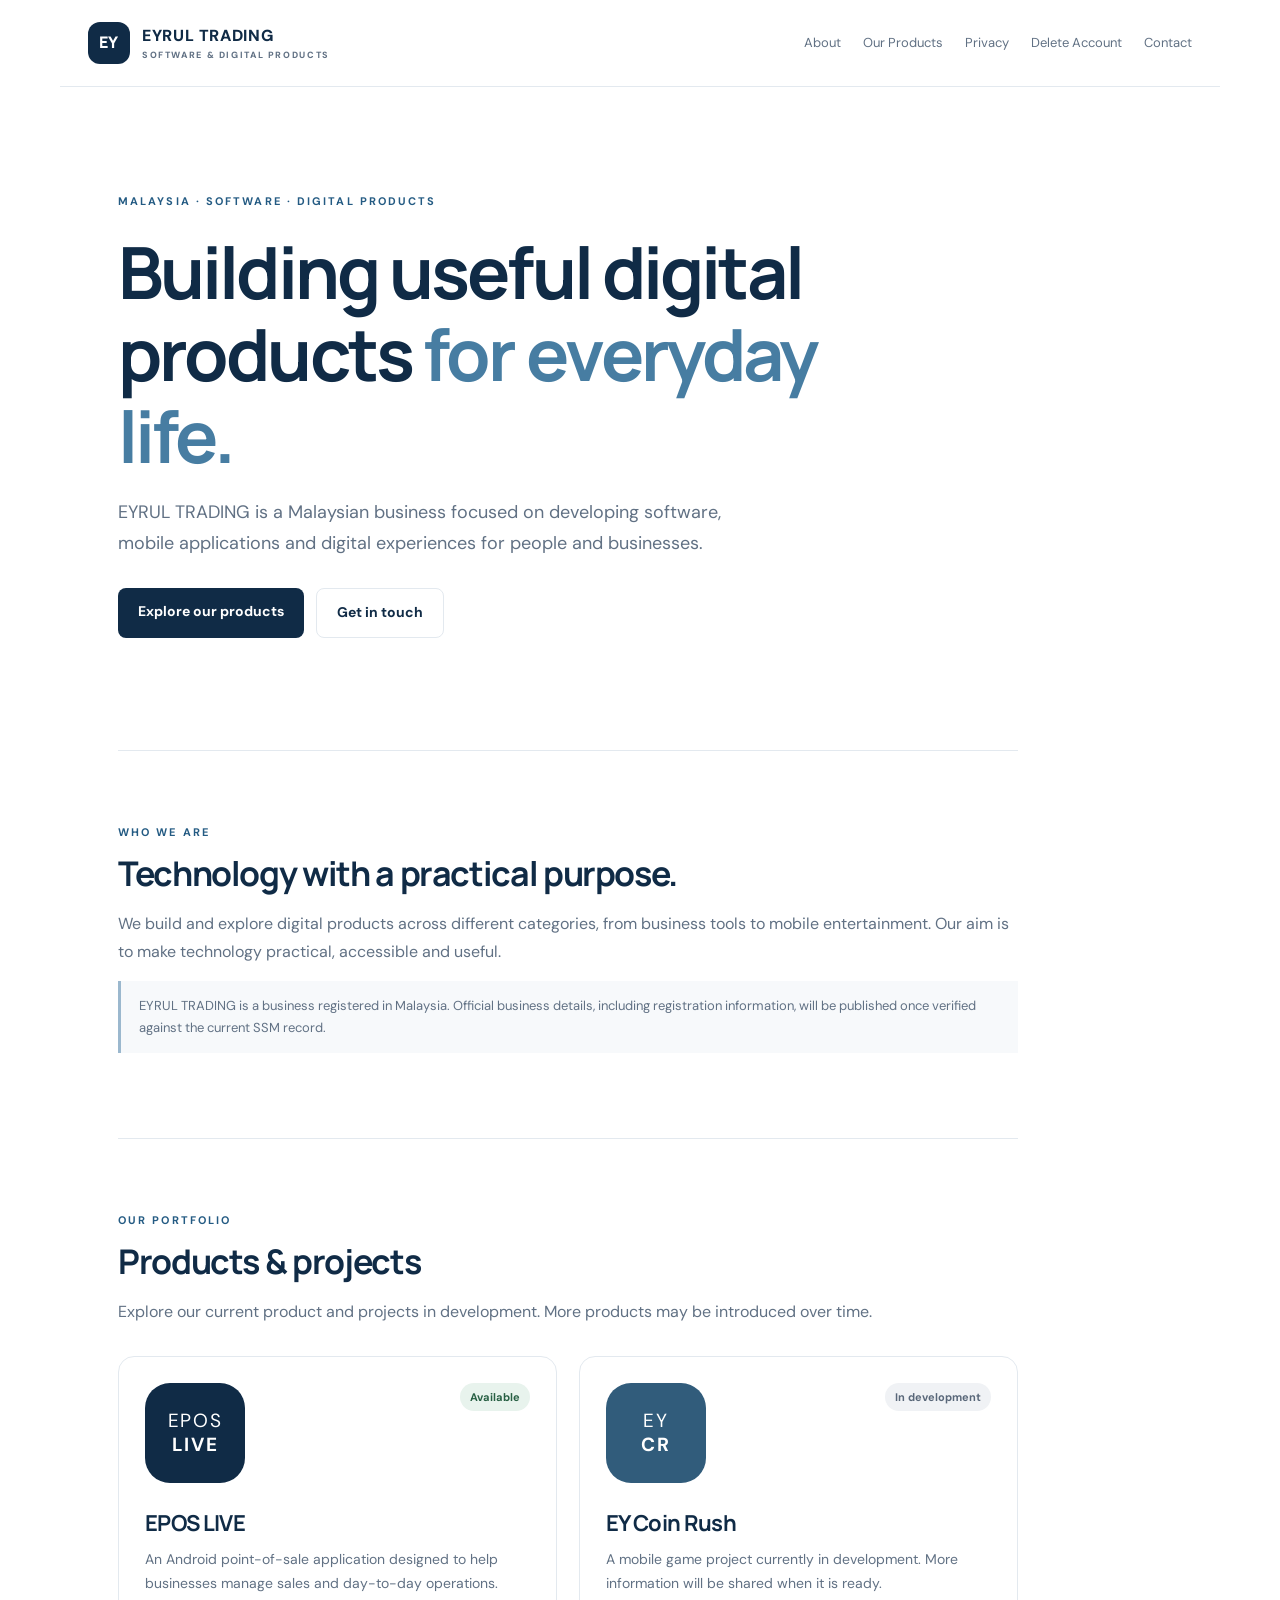
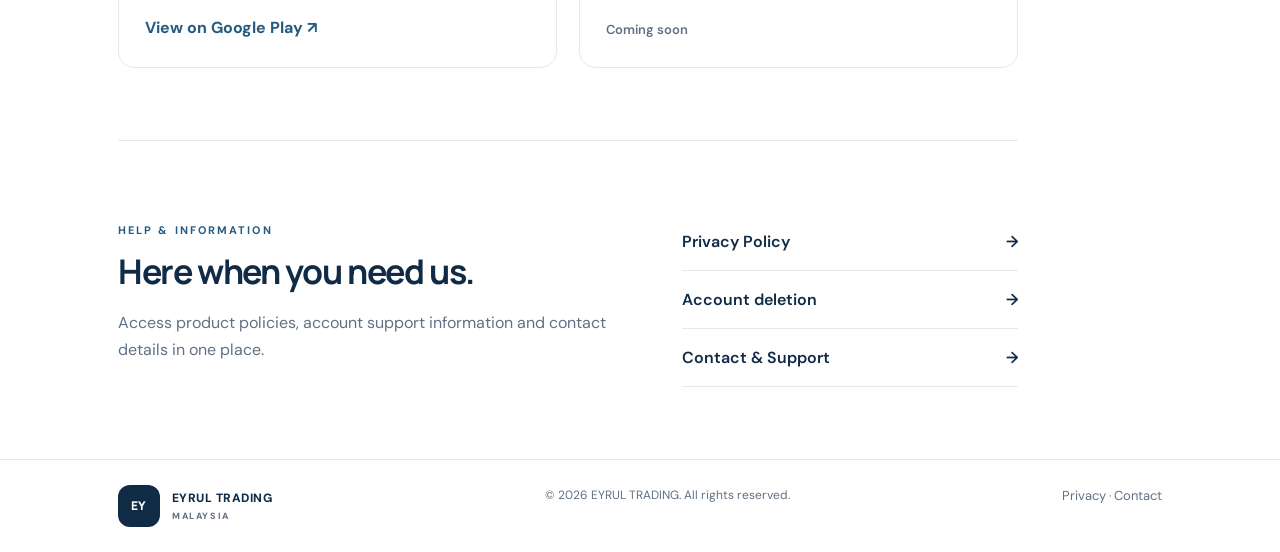
<file: index.html>
<!doctype html>
<html lang="en">
<head>
  <meta charset="utf-8">
  <meta name="viewport" content="width=device-width, initial-scale=1">
  <meta name="description" content="EYRUL TRADING is a Malaysian business building software, mobile applications and digital products. Discover EPOS LIVE and our upcoming projects.">
  <meta name="theme-color" content="#102b46">
  <title>EYRUL TRADING | Software & Digital Products</title>
  <link rel="stylesheet" href="styles.css">
</head>
<body>
<header class="site-header">
  <a class="brand" href="index.html"><span class="brand-mark">EY</span><span>EYRUL TRADING<small>SOFTWARE & DIGITAL PRODUCTS</small></span></a>
  <nav aria-label="Main navigation">
    <a href="#about">About</a><a href="#products">Our Products</a><a href="privacy-policy.html">Privacy</a><a href="delete-account.html">Delete Account</a><a href="contact.html">Contact</a>
  </nav>
</header>
<main>
  <section class="hero">
    <div class="eyebrow">MALAYSIA · SOFTWARE · DIGITAL PRODUCTS</div>
    <h1>Building useful digital products <em>for everyday life.</em></h1>
    <p>EYRUL TRADING is a Malaysian business focused on developing software, mobile applications and digital experiences for people and businesses.</p>
    <div class="actions"><a class="button primary" href="#products">Explore our products</a><a class="button secondary" href="contact.html">Get in touch</a></div>
  </section>

  <section id="about" class="section">
    <div class="eyebrow">WHO WE ARE</div>
    <h2>Technology with a practical purpose.</h2>
    <p>We build and explore digital products across different categories, from business tools to mobile entertainment. Our aim is to make technology practical, accessible and useful.</p>
    <p class="note">EYRUL TRADING is a business registered in Malaysia. Official business details, including registration information, will be published once verified against the current SSM record.</p>
  </section>

  <section id="products" class="section">
    <div class="eyebrow">OUR PORTFOLIO</div>
    <h2>Products & projects</h2>
    <p>Explore our current product and projects in development. More products may be introduced over time.</p>
    <div class="app-grid">
      <article class="app-card">
        <div class="app-card-top"><div class="app-icon">EPOS<br><b>LIVE</b></div><span class="status status-live">Available</span></div>
        <h3>EPOS LIVE</h3>
        <p>An Android point-of-sale application designed to help businesses manage sales and day-to-day operations.</p>
        <a class="text-link" href="https://play.google.com/store/apps/details?id=my.epos.live" target="_blank" rel="noopener">View on Google Play ↗</a>
      </article>
      <article class="app-card">
        <div class="app-card-top"><div class="app-icon game-icon">EY<br><b>CR</b></div><span class="status status-dev">In development</span></div>
        <h3>EY Coin Rush</h3>
        <p>A mobile game project currently in development. More information will be shared when it is ready.</p>
        <span class="muted-label">Coming soon</span>
      </article>
    </div>
  </section>

  <section class="section split">
    <div><div class="eyebrow">HELP & INFORMATION</div><h2>Here when you need us.</h2><p>Access product policies, account support information and contact details in one place.</p></div>
    <div class="link-list"><a href="privacy-policy.html">Privacy Policy <span>→</span></a><a href="delete-account.html">Account deletion <span>→</span></a><a href="contact.html">Contact & Support <span>→</span></a></div>
  </section>
</main>
<footer>
  <a class="brand footer-brand" href="index.html"><span class="brand-mark">EY</span><span>EYRUL TRADING<small>MALAYSIA</small></span></a>
  <span>© <span id="year"></span> EYRUL TRADING. All rights reserved.</span>
  <span><a href="privacy-policy.html">Privacy</a> · <a href="contact.html">Contact</a></span>
</footer>
<script>document.getElementById('year').textContent=new Date().getFullYear()</script>
</body>
</html>
</file>
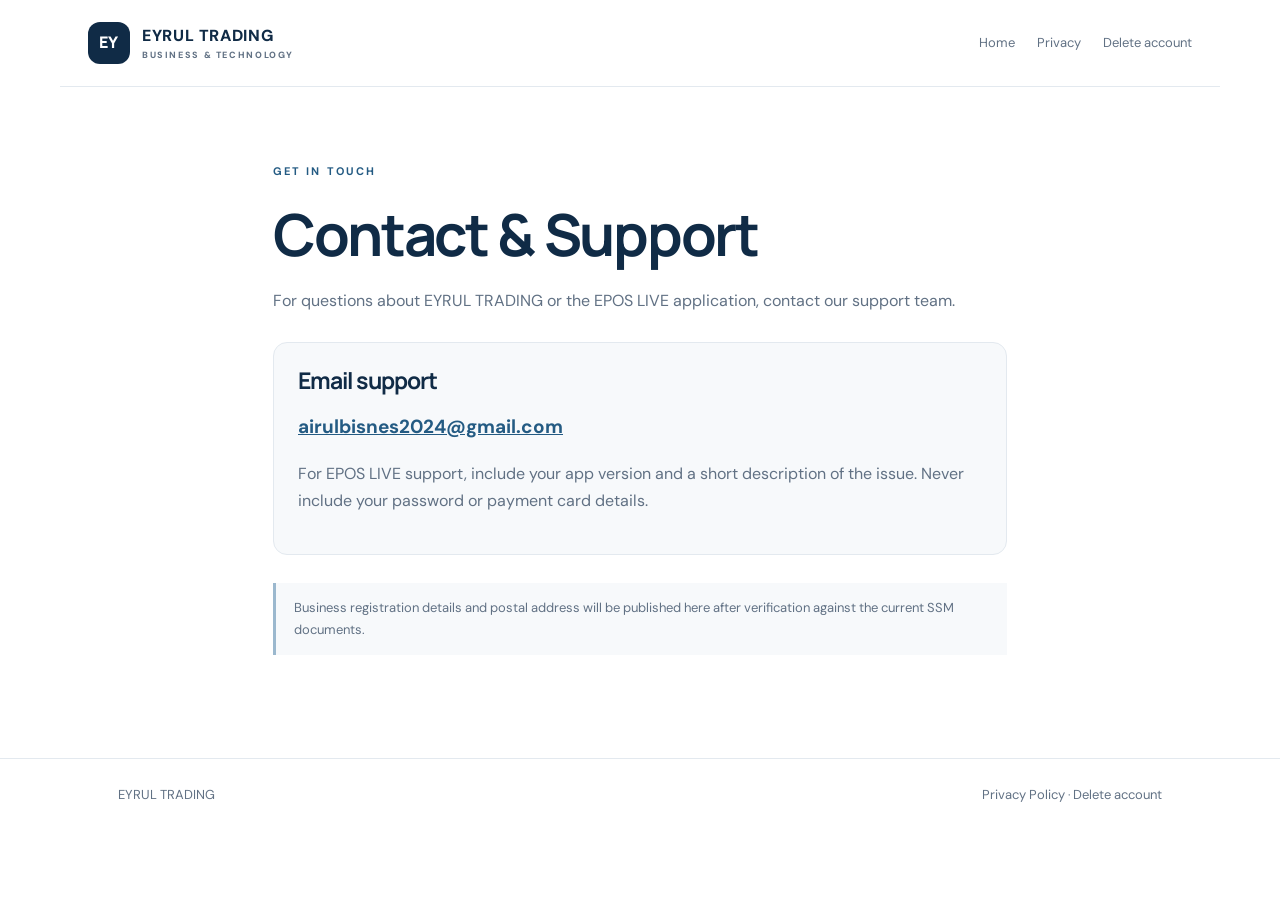
<file: contact.html>
<!doctype html><html lang="en"><head><meta charset="utf-8"><meta name="viewport" content="width=device-width,initial-scale=1"><title>Contact | EYRUL TRADING</title><link rel="stylesheet" href="styles.css"></head><body>
<header class="site-header"><a class="brand" href="index.html"><span class="brand-mark">EY</span><span>EYRUL TRADING<small>BUSINESS & TECHNOLOGY</small></span></a><nav><a href="index.html">Home</a><a href="privacy-policy.html">Privacy</a><a href="delete-account.html">Delete account</a></nav></header>
<main class="document"><div class="eyebrow">GET IN TOUCH</div><h1>Contact & Support</h1><p>For questions about EYRUL TRADING or the EPOS LIVE application, contact our support team.</p><div class="request-box"><h2>Email support</h2><p><a class="email" href="mailto:airulbisnes2024@gmail.com">airulbisnes2024@gmail.com</a></p><p>For EPOS LIVE support, include your app version and a short description of the issue. Never include your password or payment card details.</p></div><p class="note">Business registration details and postal address will be published here after verification against the current SSM documents.</p></main>
<footer><a href="index.html">EYRUL TRADING</a><span><a href="privacy-policy.html">Privacy Policy</a> · <a href="delete-account.html">Delete account</a></span></footer></body></html>
</file>
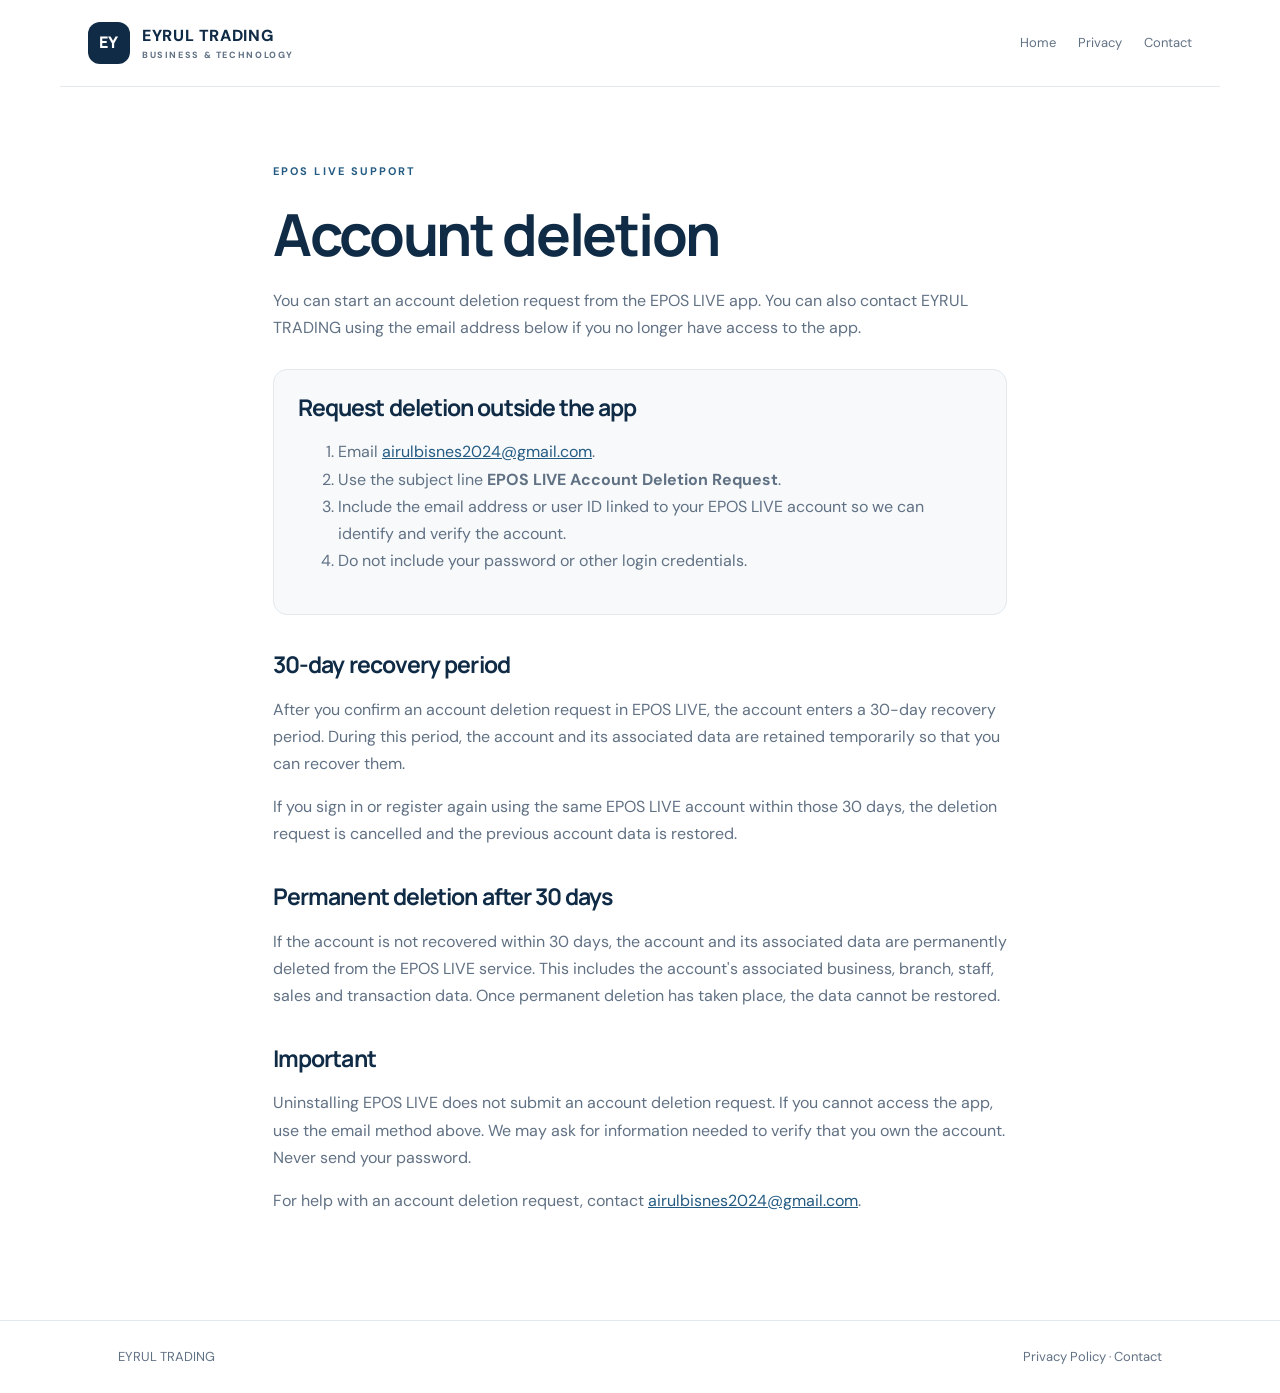
<file: delete-account.html>
<!doctype html>
<html lang="en">
<head>
  <meta charset="utf-8">
  <meta name="viewport" content="width=device-width,initial-scale=1">
  <title>Delete Account | EPOS LIVE</title>
  <link rel="stylesheet" href="styles.css">
</head>
<body>
<header class="site-header">
  <a class="brand" href="index.html"><span class="brand-mark">EY</span><span>EYRUL TRADING<small>BUSINESS &amp; TECHNOLOGY</small></span></a>
  <nav><a href="index.html">Home</a><a href="privacy-policy.html">Privacy</a><a href="contact.html">Contact</a></nav>
</header>

<main class="document">
  <div class="eyebrow">EPOS LIVE SUPPORT</div>
  <h1>Account deletion</h1>
  <p>You can start an account deletion request from the EPOS LIVE app. You can also contact EYRUL TRADING using the email address below if you no longer have access to the app.</p>

  <div class="request-box">
    <h2>Request deletion outside the app</h2>
    <ol>
      <li>Email <a href="mailto:airulbisnes2024@gmail.com?subject=EPOS%20LIVE%20Account%20Deletion%20Request">airulbisnes2024@gmail.com</a>.</li>
      <li>Use the subject line <strong>EPOS LIVE Account Deletion Request</strong>.</li>
      <li>Include the email address or user ID linked to your EPOS LIVE account so we can identify and verify the account.</li>
      <li>Do not include your password or other login credentials.</li>
    </ol>
  </div>

  <h2>30-day recovery period</h2>
  <p>After you confirm an account deletion request in EPOS LIVE, the account enters a 30-day recovery period. During this period, the account and its associated data are retained temporarily so that you can recover them.</p>
  <p>If you sign in or register again using the same EPOS LIVE account within those 30 days, the deletion request is cancelled and the previous account data is restored.</p>

  <h2>Permanent deletion after 30 days</h2>
  <p>If the account is not recovered within 30 days, the account and its associated data are permanently deleted from the EPOS LIVE service. This includes the account's associated business, branch, staff, sales and transaction data. Once permanent deletion has taken place, the data cannot be restored.</p>

  <h2>Important</h2>
  <p>Uninstalling EPOS LIVE does not submit an account deletion request. If you cannot access the app, use the email method above. We may ask for information needed to verify that you own the account. Never send your password.</p>

  <p>For help with an account deletion request, contact <a href="mailto:airulbisnes2024@gmail.com">airulbisnes2024@gmail.com</a>.</p>
</main>

<footer><a href="index.html">EYRUL TRADING</a><span><a href="privacy-policy.html">Privacy Policy</a> · <a href="contact.html">Contact</a></span></footer>
</body>
</html>
</file>
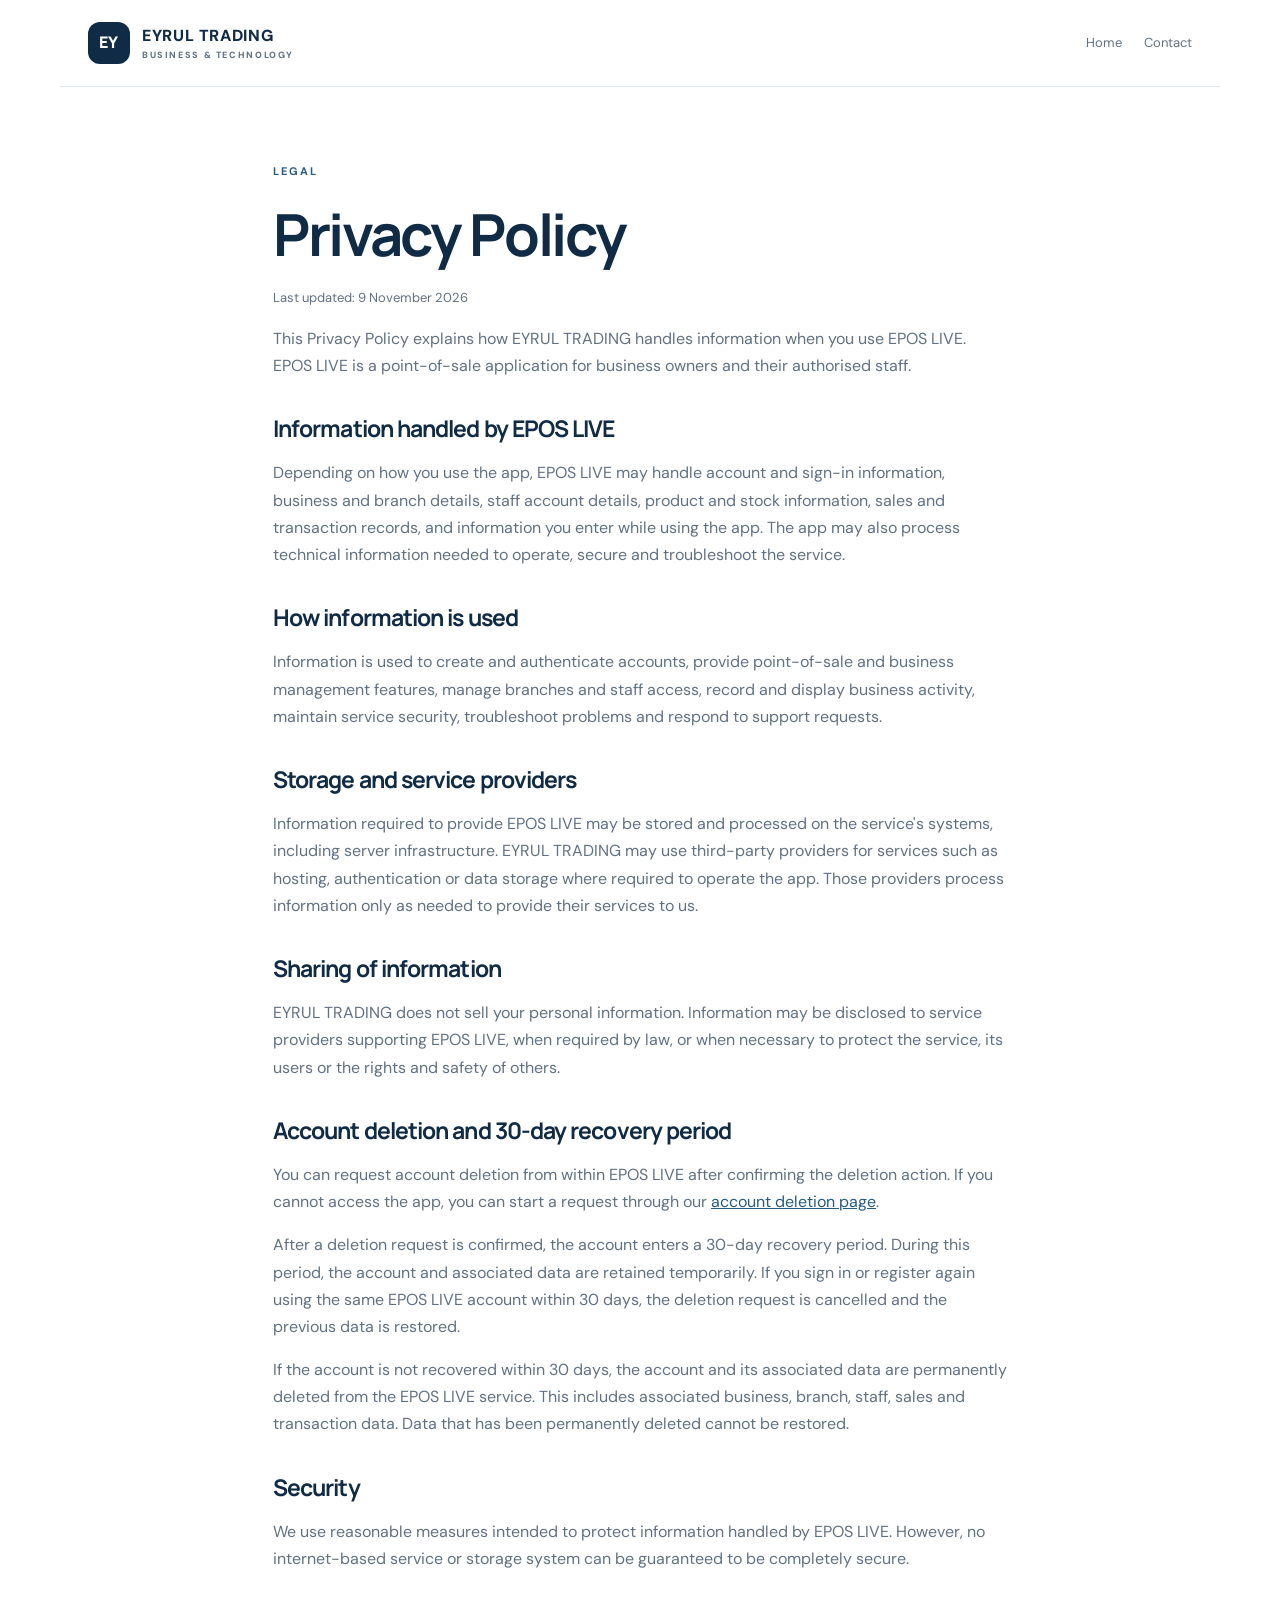
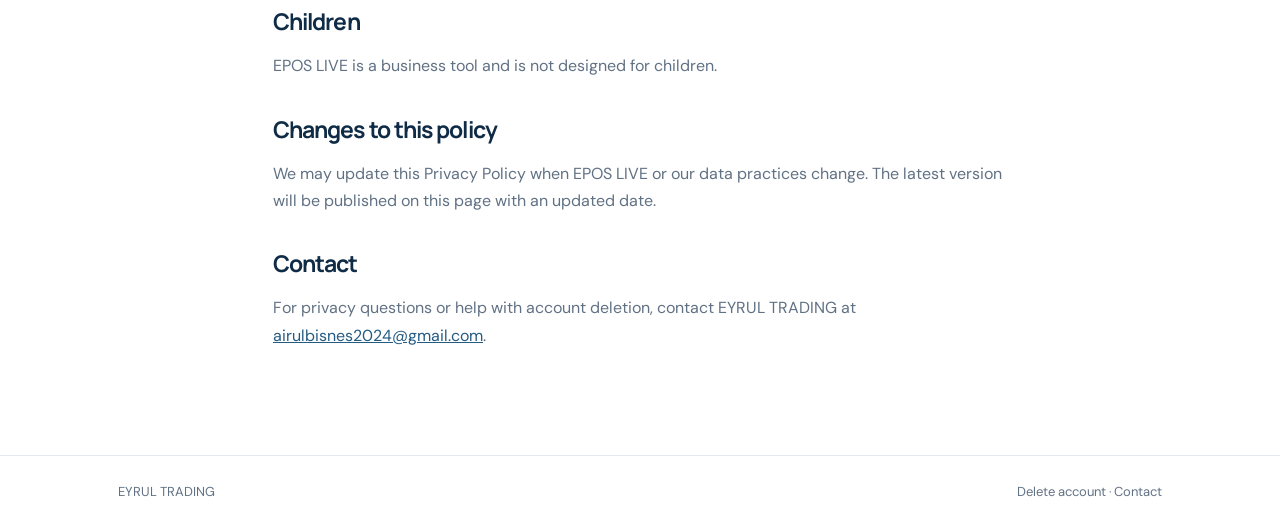
<file: privacy-policy.html>
<!doctype html>
<html lang="en">
<head>
  <meta charset="utf-8">
  <meta name="viewport" content="width=device-width,initial-scale=1">
  <title>Privacy Policy | EYRUL TRADING</title>
  <link rel="stylesheet" href="styles.css">
</head>
<body>
<header class="site-header">
  <a class="brand" href="index.html"><span class="brand-mark">EY</span><span>EYRUL TRADING<small>BUSINESS &amp; TECHNOLOGY</small></span></a>
  <nav><a href="index.html">Home</a><a href="contact.html">Contact</a></nav>
</header>

<main class="document">
  <div class="eyebrow">LEGAL</div>
  <h1>Privacy Policy</h1>
  <p class="updated">Last updated: 9 November 2026</p>

  <p>This Privacy Policy explains how EYRUL TRADING handles information when you use EPOS LIVE. EPOS LIVE is a point-of-sale application for business owners and their authorised staff.</p>

  <h2>Information handled by EPOS LIVE</h2>
  <p>Depending on how you use the app, EPOS LIVE may handle account and sign-in information, business and branch details, staff account details, product and stock information, sales and transaction records, and information you enter while using the app. The app may also process technical information needed to operate, secure and troubleshoot the service.</p>

  <h2>How information is used</h2>
  <p>Information is used to create and authenticate accounts, provide point-of-sale and business management features, manage branches and staff access, record and display business activity, maintain service security, troubleshoot problems and respond to support requests.</p>

  <h2>Storage and service providers</h2>
  <p>Information required to provide EPOS LIVE may be stored and processed on the service's systems, including server infrastructure. EYRUL TRADING may use third-party providers for services such as hosting, authentication or data storage where required to operate the app. Those providers process information only as needed to provide their services to us.</p>

  <h2>Sharing of information</h2>
  <p>EYRUL TRADING does not sell your personal information. Information may be disclosed to service providers supporting EPOS LIVE, when required by law, or when necessary to protect the service, its users or the rights and safety of others.</p>

  <h2>Account deletion and 30-day recovery period</h2>
  <p>You can request account deletion from within EPOS LIVE after confirming the deletion action. If you cannot access the app, you can start a request through our <a href="delete-account.html">account deletion page</a>.</p>
  <p>After a deletion request is confirmed, the account enters a 30-day recovery period. During this period, the account and associated data are retained temporarily. If you sign in or register again using the same EPOS LIVE account within 30 days, the deletion request is cancelled and the previous data is restored.</p>
  <p>If the account is not recovered within 30 days, the account and its associated data are permanently deleted from the EPOS LIVE service. This includes associated business, branch, staff, sales and transaction data. Data that has been permanently deleted cannot be restored.</p>

  <h2>Security</h2>
  <p>We use reasonable measures intended to protect information handled by EPOS LIVE. However, no internet-based service or storage system can be guaranteed to be completely secure.</p>

  <h2>Children</h2>
  <p>EPOS LIVE is a business tool and is not designed for children.</p>

  <h2>Changes to this policy</h2>
  <p>We may update this Privacy Policy when EPOS LIVE or our data practices change. The latest version will be published on this page with an updated date.</p>

  <h2>Contact</h2>
  <p>For privacy questions or help with account deletion, contact EYRUL TRADING at <a href="mailto:airulbisnes2024@gmail.com">airulbisnes2024@gmail.com</a>.</p>
</main>

<footer><a href="index.html">EYRUL TRADING</a><span><a href="delete-account.html">Delete account</a> · <a href="contact.html">Contact</a></span></footer>
</body>
</html>
</file>
<file: styles.css>
@import url('https://fonts.googleapis.com/css2?family=DM+Sans:wght@400;500;600;700&family=Manrope:wght@400;500;600;700;800&display=swap');
:root{--navy:#102b46;--blue:#245b83;--ink:#172536;--muted:#617184;--line:#e3e9ef;--paper:#f7f9fb}*{box-sizing:border-box}html{scroll-behavior:smooth}body{margin:0;background:#fff;color:var(--ink);font-family:'DM Sans',Arial,sans-serif;line-height:1.7}.site-header{max-width:1160px;margin:auto;padding:22px 28px;display:flex;align-items:center;justify-content:space-between;gap:24px;border-bottom:1px solid var(--line)}.brand{display:flex;gap:12px;align-items:center;text-decoration:none;color:var(--navy);font-weight:800;letter-spacing:.04em;line-height:1.2}.brand small{display:block;font-size:9px;letter-spacing:.18em;color:var(--muted);margin-top:5px}.brand-mark{width:42px;height:42px;border-radius:12px;background:var(--navy);color:white;display:grid;place-items:center;font-family:Manrope;font-weight:800}nav{display:flex;gap:22px;flex-wrap:wrap}nav a,footer a{font-size:13px;color:var(--muted);text-decoration:none}nav a:hover,footer a:hover,.text-link:hover{color:var(--blue)}main{max-width:1100px;margin:auto;padding:0 28px}.hero{padding:105px 0 112px;max-width:800px}.eyebrow{font-size:11px;font-weight:700;letter-spacing:.19em;color:var(--blue)}h1,h2{font-family:Manrope,Arial,sans-serif;line-height:1.14;letter-spacing:-.04em;color:var(--navy)}h1{font-size:clamp(42px,7vw,72px);margin:20px 0}h1 em{font-style:normal;color:#477da2}h2{font-size:34px;margin:12px 0 18px}.hero p{font-size:18px;color:var(--muted);max-width:650px}.actions{display:flex;gap:12px;margin-top:30px;flex-wrap:wrap}.button{padding:12px 20px;border-radius:8px;text-decoration:none;font-weight:700;font-size:14px}.primary{background:var(--navy);color:#fff}.secondary{border:1px solid var(--line);color:var(--navy)}.section{padding:72px 0;border-top:1px solid var(--line);max-width:900px}.section p,.document p,.document li{color:var(--muted)}.note{background:var(--paper);border-left:3px solid #9bb8ce;padding:14px 18px;font-size:13px}.product,.split{display:grid;grid-template-columns:1.5fr 1fr;gap:60px;align-items:center}.product-tile{background:var(--paper);border:1px solid var(--line);border-radius:18px;padding:35px;display:grid;justify-items:center;gap:15px;color:var(--muted)}.app-icon{width:100px;height:100px;border-radius:25px;background:var(--navy);color:white;display:grid;place-content:center;text-align:center;line-height:1.25;font-size:19px;letter-spacing:.08em}.text-link{color:var(--blue);font-weight:700;text-decoration:none}.link-list a{display:flex;justify-content:space-between;padding:15px 0;border-bottom:1px solid var(--line);text-decoration:none;color:var(--navy);font-weight:600}.document{max-width:790px;padding-top:75px;padding-bottom:90px}.document h1{font-size:clamp(38px,6vw,58px)}.document h2{font-size:23px;margin-top:36px}.updated{font-size:13px}.document a{color:var(--blue)}.request-box{background:var(--paper);border:1px solid var(--line);padding:24px;border-radius:14px;margin:28px 0}.request-box h2{margin-top:0}.email{font-size:19px;font-weight:700}footer{border-top:1px solid var(--line);padding:25px max(28px,calc((100% - 1044px)/2));display:flex;justify-content:space-between;gap:15px;flex-wrap:wrap;color:var(--muted);font-size:12px}.footer-brand{font-size:12px}@media(max-width:700px){.site-header{align-items:flex-start;flex-direction:column}.hero{padding:70px 0}.section{padding:52px 0}.product,.split{grid-template-columns:1fr;gap:25px}nav{gap:12px}nav a{font-size:12px}footer{flex-direction:column}}

/* Multi-product portfolio */
.app-grid{display:grid;grid-template-columns:repeat(2,minmax(0,1fr));gap:22px;margin-top:30px}
.app-card{border:1px solid var(--line);border-radius:16px;padding:26px;background:#fff;display:flex;flex-direction:column;align-items:flex-start}
.app-card-top{width:100%;display:flex;align-items:flex-start;justify-content:space-between;gap:12px}
.app-card h3{font-family:Manrope,Arial,sans-serif;font-size:22px;letter-spacing:-.03em;color:var(--navy);margin:22px 0 6px}
.app-card p{font-size:14px;margin:0 0 18px}
.app-card .text-link,.app-card .muted-label{margin-top:auto}
.status{font-size:11px;font-weight:700;padding:5px 10px;border-radius:30px;white-space:nowrap}
.status-live{background:#e8f3ed;color:#286044}
.status-dev{background:#f0f2f5;color:#596779}
.game-icon{background:#315c7b}
.muted-label{font-size:13px;color:var(--muted);font-weight:600}
@media(max-width:700px){.app-grid{grid-template-columns:1fr}.app-card{padding:22px}}
</file>
